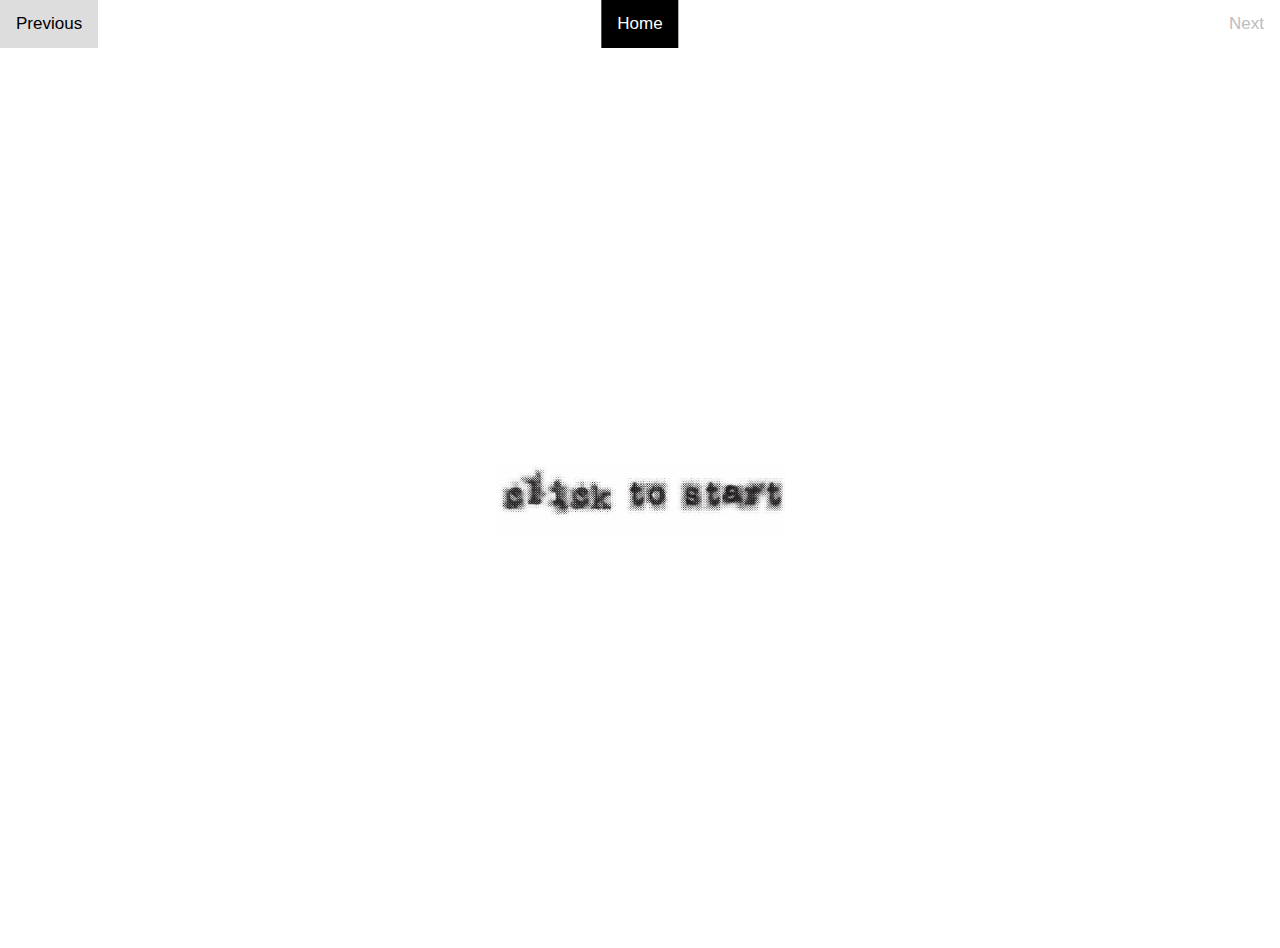
<file: index.html>
<!DOCTYPE html>
<html lang="en">
<head>
    <meta charset="UTF-8">
    <meta name="viewport" content="width=device-width, initial-scale=1.0">
    <title>Homepage</title>
    <link rel="stylesheet" href="CSS/style.css"> 
    <link rel="preconnect" href="https://fonts.googleapis.com">
    <link rel="preconnect" href="https://fonts.gstatic.com" crossorigin>
    <link href="https://fonts.googleapis.com/css2?family=Rajdhani&display=swap" rel="stylesheet">

</head>

<style>


    .rectangle .image11 {
    max-width: 80%;
    max-height: 80%;
    display: block;
    align-self: center;
    }



</style>

<body>
    <div class="topnav">

        <div class="topnav-centered">
          <a href="index.html" class="active">Home</a>
        </div>
        
     
        <a href="#news">Previous</a>
        <!-- <a href="#contact">Contact</a> -->
        

        <div class="topnav-right">
          <!-- <a href="page1.html">NEXT</a> -->
          <a href="page1.html">Next</a>
        </div>
        
      </div>

    <div class="container">
        <div class="square">
            <a href="page1.html">
            <img src="图片/5.png" alt="Image 1" class="image1">
        </a>
        </div>

        <div class="square">
            <a href="page2.html">
            <img src="图片/6.jpg" alt="Image 2" class="image2">
        </a>
        </div>
        
        <div class="square">
            <a href="page3.html">
            <img src="图片/7.jpg" alt="Image 3" class="image3">
        </a>
        </div>

        <div class="square">
            <a href="page4.html">
            <img src="图片/8.jpg" alt="Image 4" class="image4">
        </a>
        </div>
        
        <div class="square">
            <a href="page5.html">
            <img src="图片/9.jpg" alt="Image 5" class="image5">
        </a>
        </div>

        <div class="rectangle">
            <img src="图片/t1.jpg" alt="Image 11" class="image11">
    
        </div>

        <div class="square">
            <a href="page6.html">
            <img src="图片/5.1.jpg" alt="Image 5" class="image5">
        </a>
        </div>

        <div class="square">
            <a href="page9.html">
            <img src="图片/6.1.jpg" alt="Image 7" class="image7">
        </a>
        </div>

        <div class="square">
            <a href="page7.html">
            <img src="图片/7.1.jpg" alt="Image 8" class="image8">
        </a>
        </div>

        <div class="square">
            <a href="page8.html">
            <img src="图片/8.1.jpg" alt="Image 9" class="image9">
        </a>
        </div>

        <div class="square">
            <a href="page10.html">
            <img src="图片/9.1.jpg" alt="Image 10" class="image10">
    </a>
    </div>



</body>
</html>
</file>
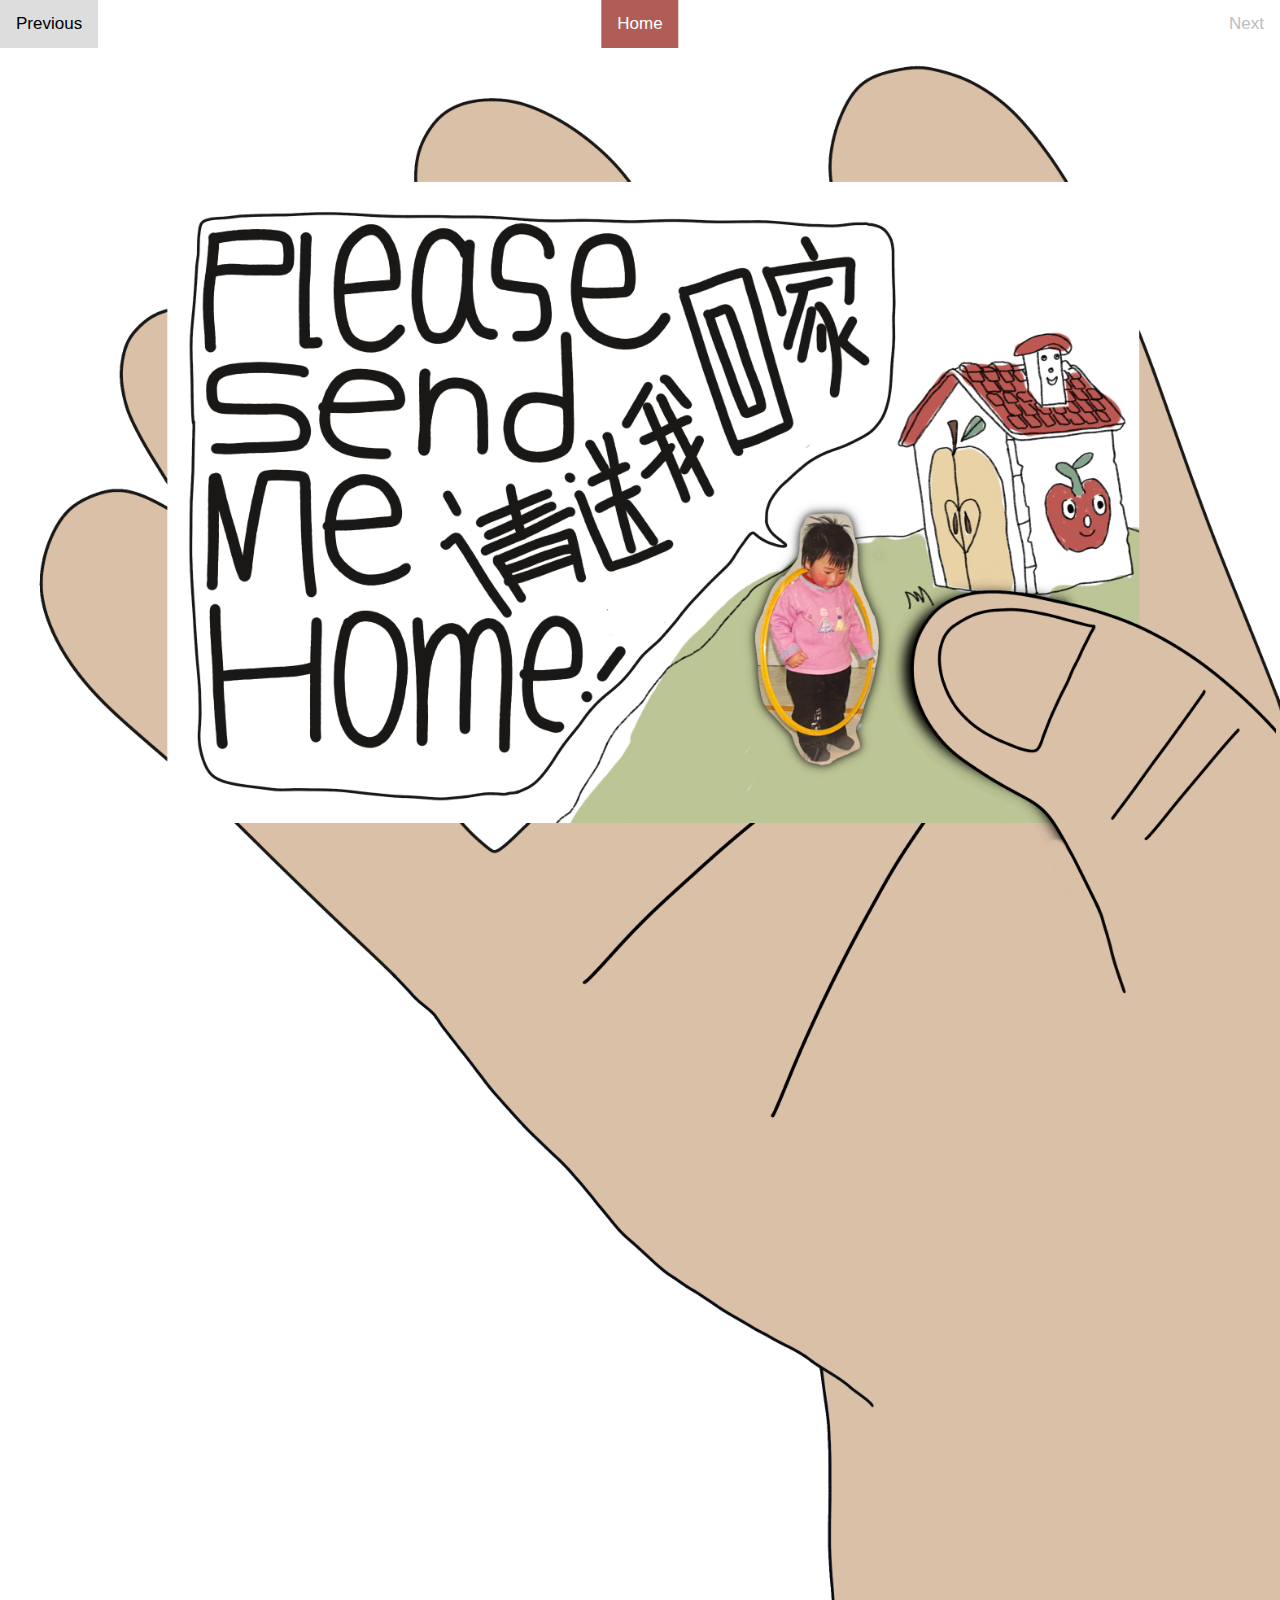
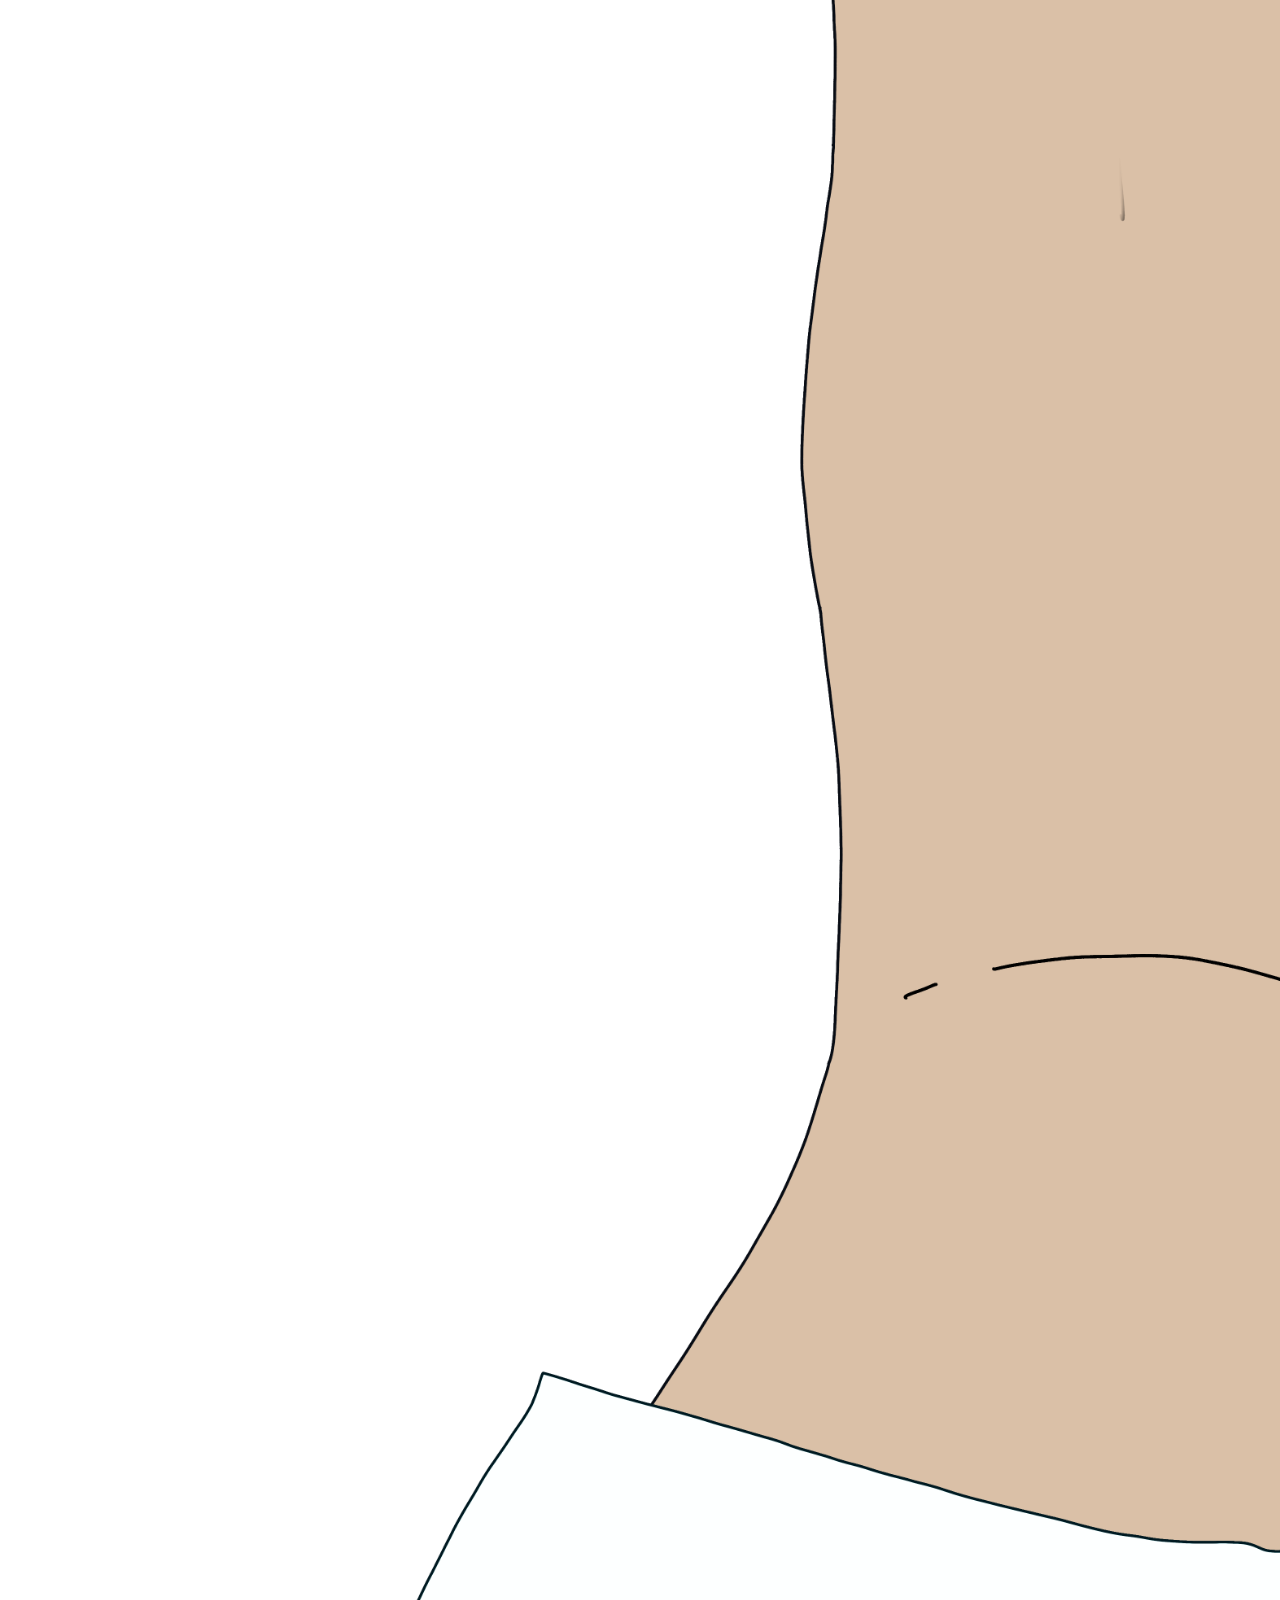
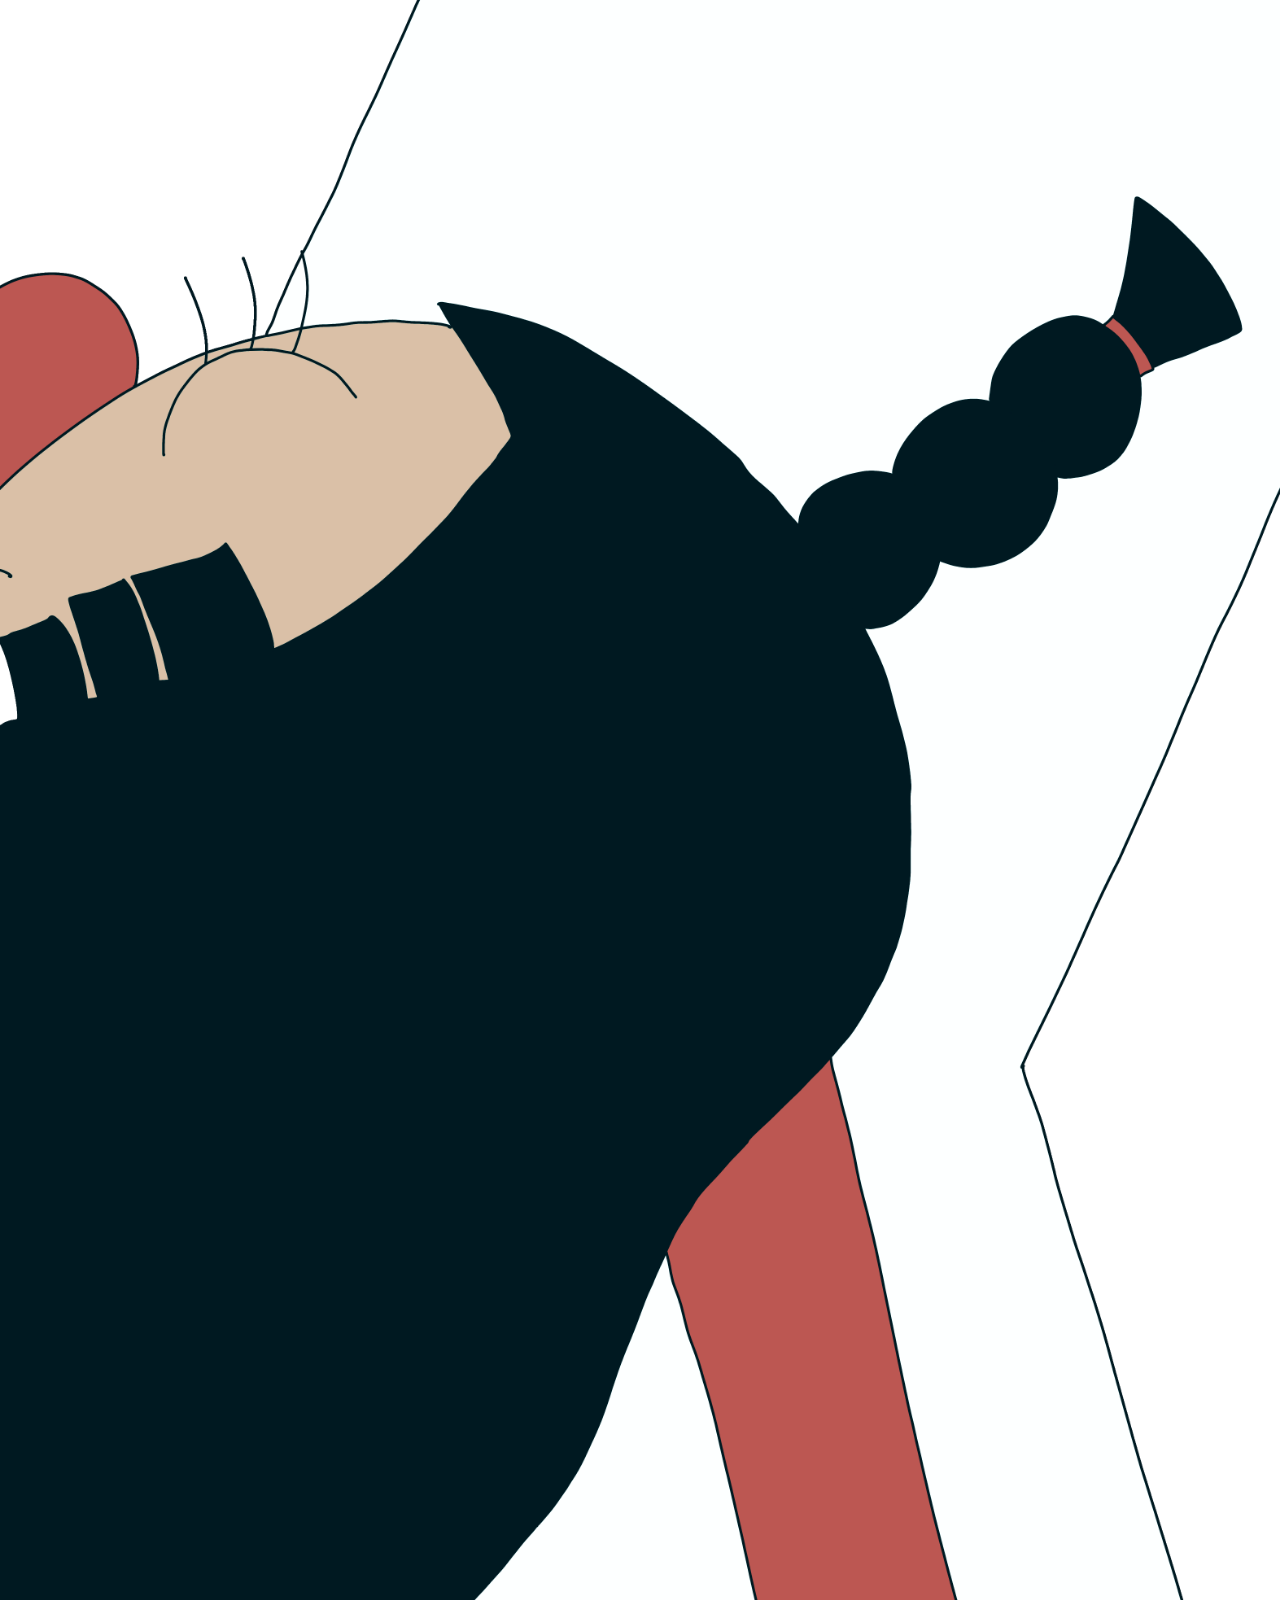
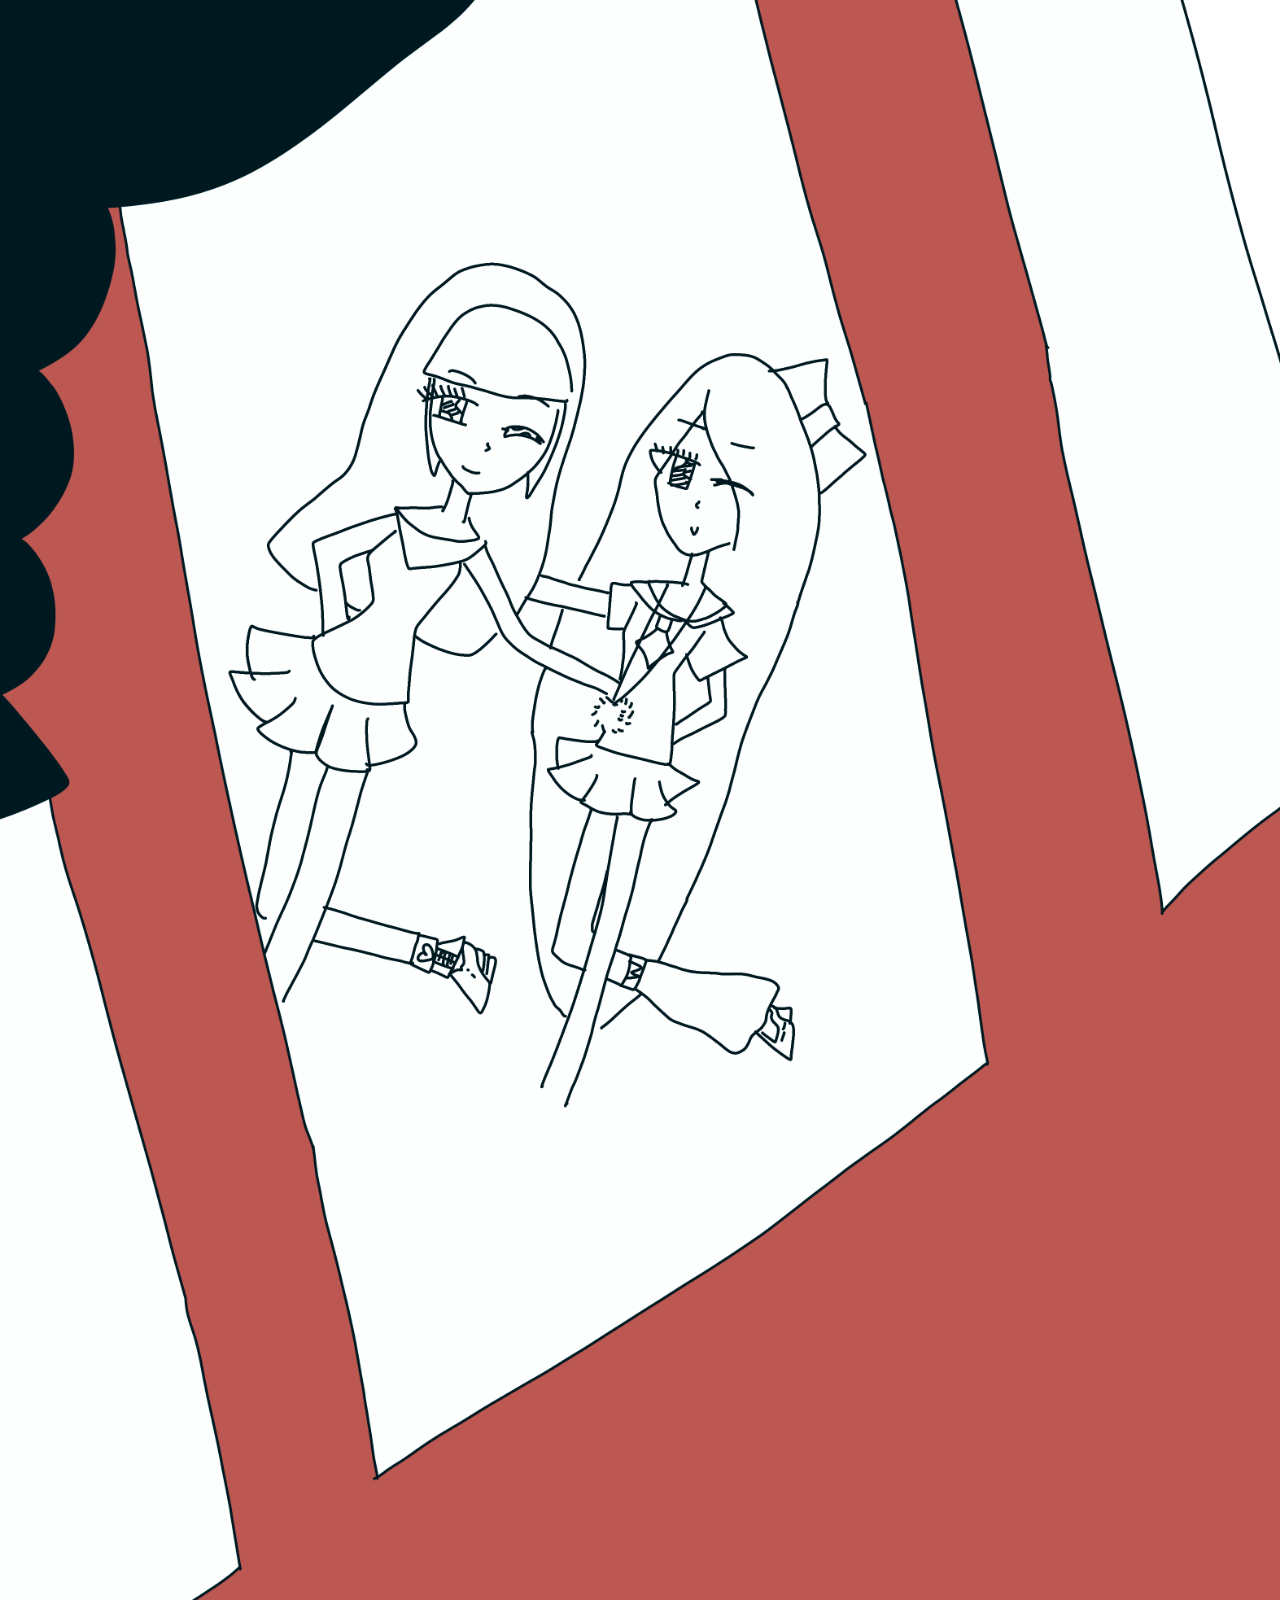
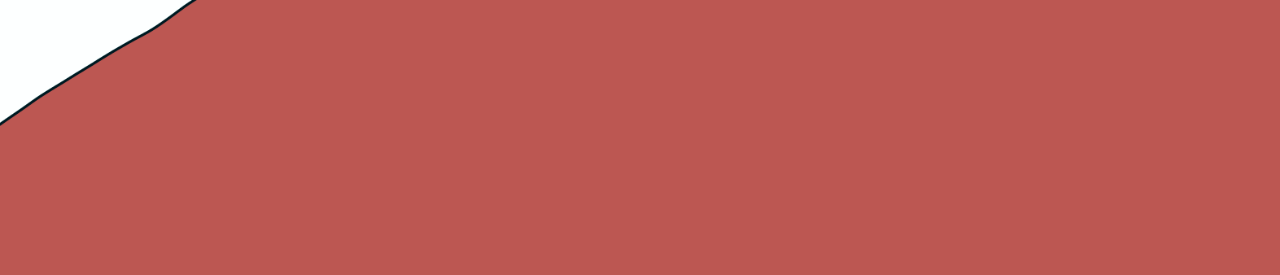
<file: page1.html>
<!DOCTYPE html>
<html lang="en">
<head>
    <meta charset="UTF-8">
    <meta name="viewport" content="width=device-width, initial-scale=1.0">
    <title></title>
    <link rel="stylesheet" href="CSS/style1.css"> 



</head>

<style>
    
    /* .image-container:hover {
            cursor: url('图片/3.png'), auto;
        } */

        .image-container:hover img {
            content: url('图片/1.png'); 
            /* transform: translateY(60px); */
}
        


</style>

<body>
    
    <!-- <a href="index.html">HOME</a> -->
    
    <div class="content">
        <div class="image-container">
            <a href="page2.html">
                <img src="图片/2.png">
            </a>
        </div>
    </div>

  

    <!-- <div class="text-container">之前写的字
    <p class="animated-text">It appears that everything began with a quaint little home sporting a crimson roof. </p>
    <p class="animated-text">So, please approach the front door, and I'll commence from the very outset.</p>
    </div> -->

    <!-- <div id="mySidenav" class="sidenav">灰块块
        <a href="index.html" id="about">HOME</a>
        <a href="page2.html" id="blog">NEXT</a>
        <a href="#" id="projects">Projects</a>
        <a href="#" id="contact">Contact</a>
        <a href="#" id="xx">XX</a>
      </div> -->
      
      <!-- <div style="margin-left:80px;">
        <h2>Hoverable Sidenav Buttons</h2>
        <p>Hover over the buttons in the left side navigation to open them.</p>
      </div> -->

      <div class="topnav">

        <div class="topnav-centered">
          <a href="index.html" class="active">Home</a>
        </div>
        
     
        <a href="index.html">Previous</a>
        <!-- <a href="#contact">Contact</a> -->
        

        <div class="topnav-right">
          <!-- <a href="page1.html">NEXT</a> -->
          <a href="page2.html">Next</a>
        </div>
        

</body>
    
</html>
</file>
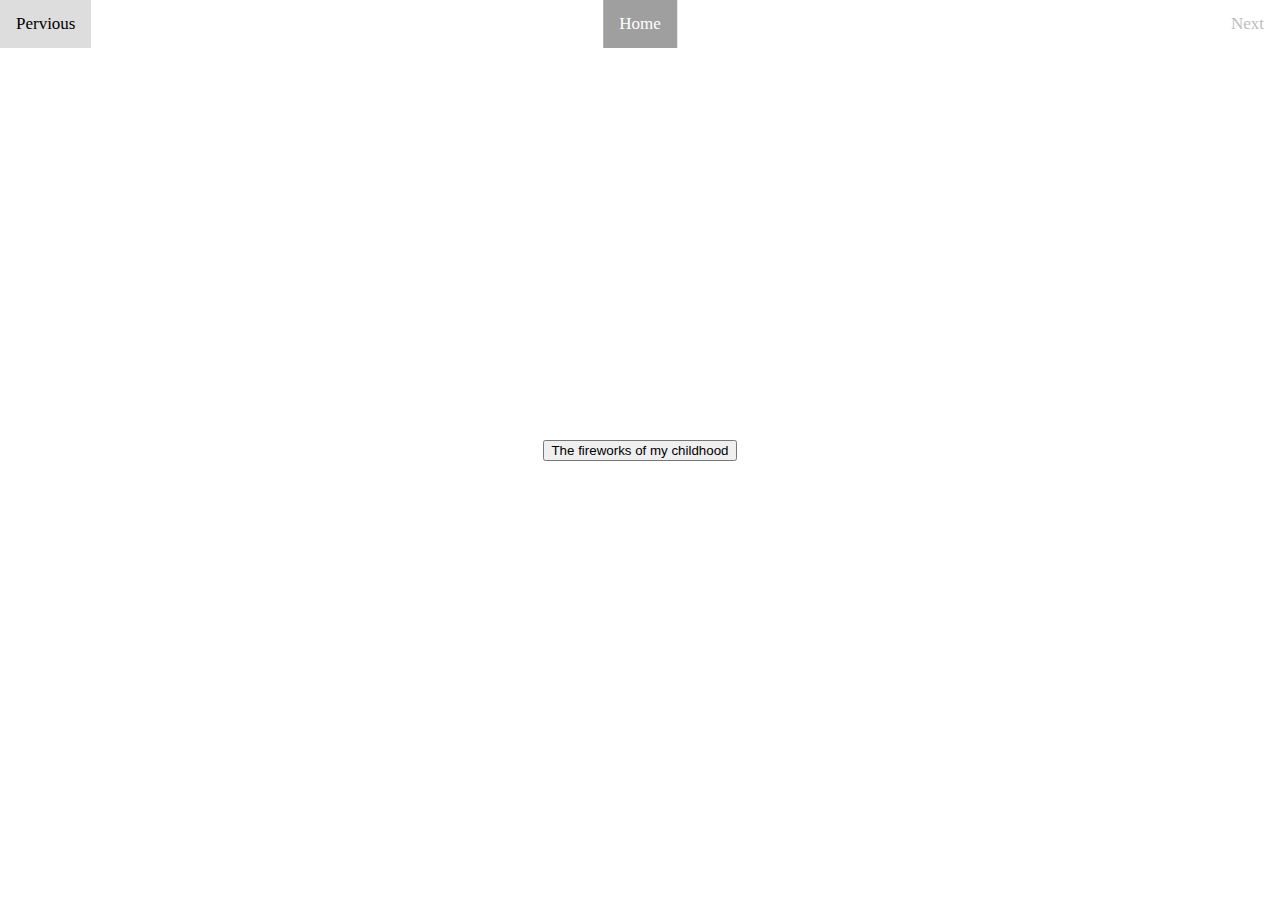
<file: page10.html>
<!DOCTYPE html>
<html lang="en">
<head>
    <meta charset="UTF-8">
    <meta name="viewport" content="width=device-width, initial-scale=1.0">
    <title>Document</title>
    <link rel="stylesheet" href="CSS/style10.css"> 
    <style>
        body, html {
            height: 100%;
            margin: 0;
            display: flex;
            justify-content: center;
            align-items: center;
        }
        #videoPlayer {
            display: none; 
        }
    </style>
</head>
<body>

    <div class="topnav">
        <div class="topnav-centered">
          <a href="index.html" class="active">Home</a>
        </div>
    
        <a href="page9.html">Pervious</a>
        
        <div class="topnav-right">
         <a href="index.html">Next</a>
        </div>
    </div>

    <button id="showVideo">The fireworks of my childhood</button>
    <video id="videoPlayer" width="320" height="240" loop muted>
        <source src="图片/IMG_4323 2.mp4" type="video/mp4">
    </video>

    <script>
        var videoPlayer = document.getElementById('videoPlayer');
        var button = document.getElementById('showVideo');

        var videos = ['图片/IMG_4323 2.mp4', '图片/vv2.mov', '图片/vv3.mov'];
        var currentVideoIndex = 0;

        button.addEventListener('click', function() {
            videoPlayer.style.display = 'block';
            button.style.display = 'none'; 
            videoPlayer.play(); 
        });

        videoPlayer.addEventListener('click', function() {
            currentVideoIndex = (currentVideoIndex + 1) % videos.length;
            videoPlayer.setAttribute('src', videos[currentVideoIndex]);
            videoPlayer.play();
        });
    </script>
</file>
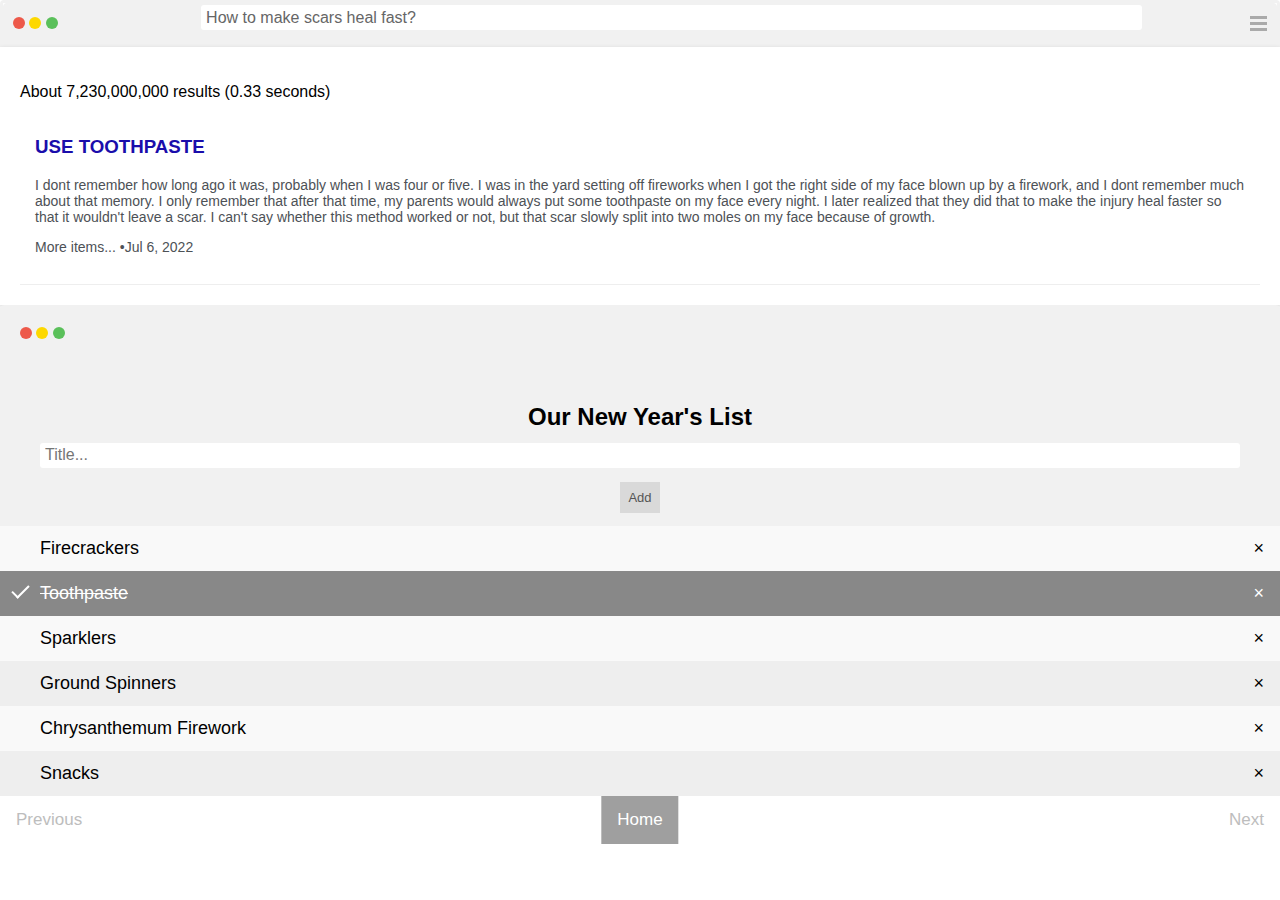
<file: page5.html>
<!DOCTYPE html>
<html lang="en">
<head>
    <meta charset="UTF-8">
    <meta name="viewport" content="width=device-width, initial-scale=1.0">
    <title>Document</title>
    <link rel="stylesheet" href="CSS/style5.css"> 
</head>
<body>
  <div class="container">
    <div class="row">
        <div class="column left">
            <span class="dot" style="background:#ED594A;"></span>
            <span class="dot" style="background:#FDD800;"></span>
            <span class="dot" style="background:#5AC05A;"></span>
        </div>
        <div class="column middle">
            <input type="text" value="How to make scars heal fast?">
        </div>
        <div class="column right">
            <div style="float:right">
                <span class="bar"></span>
                <span class="bar"></span>
                <span class="bar"></span>
            </div>
        </div>
    </div>
      <!-- <div class="content">
        <div class="vertical-center">
          <p id="demo"></p>
            <button onclick="typeWriter()">Click me</button>
        </div> -->
    </div>

 <div class="content">
          <p>About 7,230,000,000 results (0.33 seconds)</p>
          <div class="result-item">
              <h3>USE TOOTHPASTE</h3>
              <p>I dont remember how long ago it was, probably when I was four or five. I was in the yard setting off fireworks when I got the right side of my face blown up by a firework, and I dont remember much about that memory. I only remember that after that time, my parents would always put some toothpaste on my face every night. I later realized that they did that to make the injury heal faster so that it wouldn't leave a scar. I can't say whether this method worked or not, but that scar slowly split into two moles on my face because of growth.</p>
              <p>More items... •Jul 6, 2022</p>
          </div>
  </div>
</div>

    
    <!-- <script>
var i = 0;
var txt = 'I dont remember how long ago it was, probably when I was four or five. I was in the yard setting off fireworks when I got the right side of my face blown up by a firework, and I dont remember much about that memory. I only remember that after that time, my parents would always put some toothpaste on my face every night. I later realized that they did that to make the injury heal faster so that it wouldnt leave a scar. I cant say whether this method worked or not, but that scar slowly split into two moles on my face because of growth.';
var speed = 70; // 每个字符的显示速度

function typeWriter() {
    if (i < txt.length) {
        document.getElementById("demo").innerHTML += txt.charAt(i);
        i++;
        setTimeout(typeWriter, speed);
    }
}
</script>  -->


<div class="spacer"></div>

<div class="top2">
  <span class="dot2" style="background:#ED594A;"></span>
  <span class="dot2" style="background:#FDD800;"></span>
  <span class="dot2" style="background:#5AC05A;"></span>
</div>

<div id="myDIV" class="header">
    <h2 style="margin:20px">Our New Year's List</h2>
    <input type="text" id="myInput" placeholder="Title...">
    <span onclick="newElement()" class="addBtn">Add</span>
  </div>
  
  <ul id="myUL">
    <li>Firecrackers</li>
    <li class="checked">Toothpaste</li>
    <li>Sparklers</li>
    <li>Ground Spinners</li>
    <li>Chrysanthemum Firework</li>
    <li>Snacks</li>
  </ul>
</div>
  
  <script>
  // Create a "close" button and append it to each list item
  var myNodelist = document.getElementsByTagName("LI");
for (var j = 0; j < myNodelist.length; j++) { 
    var span = document.createElement("SPAN");
    var txt = document.createTextNode("\u00D7");
    span.className = "close";
    span.appendChild(txt);
    myNodelist[j].appendChild(span); 
}
  
  // Click on a close button to hide the current list item
  var close = document.getElementsByClassName("close");
for (var k = 0; k < close.length; k++) { 
    close[k].onclick = function() {
        var div = this.parentElement;
        div.style.display = "none";
    }
}
  
  // Add a "checked" symbol when clicking on a list item
  var list = document.querySelector('ul');
list.addEventListener('click', function(ev) {
    if (ev.target.tagName === 'LI') {
        ev.target.classList.toggle('checked');
    }
}, false);

  
  // Create a new list item when clicking on the "Add" button
  function newElement() {
    var li = document.createElement("li");
    var inputValue = document.getElementById("myInput").value;
    var t = document.createTextNode(inputValue);
    li.appendChild(t);
    if (inputValue === '') {
        alert("You must write something!");
    } else {
        document.getElementById("myUL").appendChild(li);
    }
    document.getElementById("myInput").value = "";

    for (var m = 0; m < close.length; m++) { 
        close[m].onclick = function() {
            var div = this.parentElement;
            div.style.display = "none";
        }
    }
}
  </script>


<div class="topnav">

    <div class="topnav-centered">
      <a href="index.html" class="active">Home</a>
    </div>
    
 
    <a href="page4.html">Previous</a>
    

    <div class="topnav-right">
      <a href="page6.html">Next</a>
    </div>
      
</body>
</html>
</file>
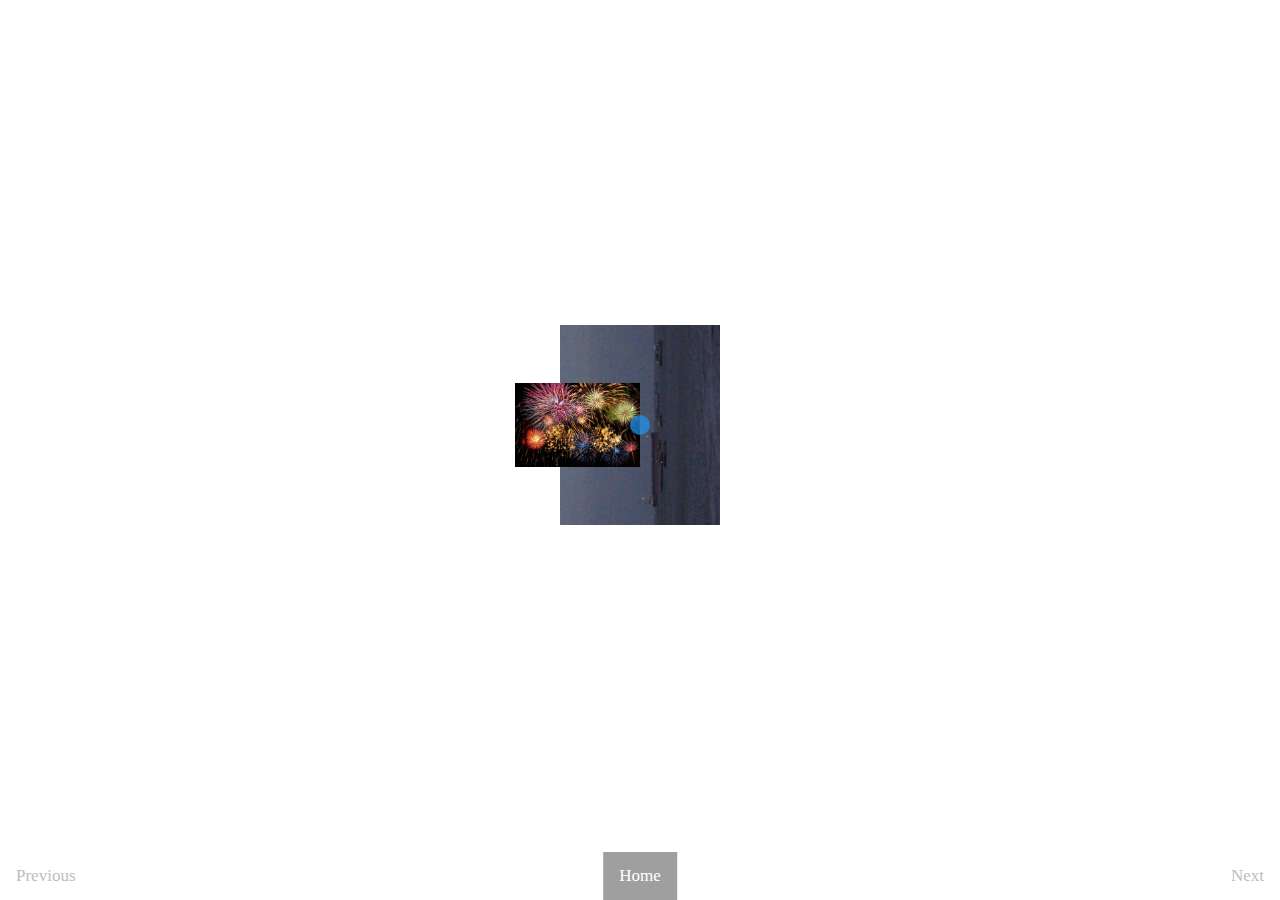
<file: page7.html>
<!DOCTYPE html>
<html lang="en">
<head>
    <meta charset="UTF-8">
    <meta name="viewport" content="width=device-width, initial-scale=1.0">
    <title>Document</title>
    <link rel="stylesheet" href="CSS/style7.css"> 

</head>
<body>

    <div class="img-comp-container">
        <div class="img-comp-img">
          <img src="图片/aa1.jpg" width="300" height="200">
        </div>
        <div class="img-comp-img img-comp-overlay">
          <img src="图片/222.jpg" width="300" height="200">
        </div>
      </div>

      <div class="topnav">

        <div class="topnav-centered">
          <a href="index.html" class="active">Home</a>
        </div>
        <a href="page9.html">Previous</a>

        <div class="topnav-right">
        <a href="page8.html">Next</a>
        </div>
        
        <script>
            function initComparisons() {
              var x, i;
              /*find all elements with an "overlay" class:*/
              x = document.getElementsByClassName("img-comp-overlay");
              for (i = 0; i < x.length; i++) {
                /*once for each "overlay" element:
                pass the "overlay" element as a parameter when executing the compareImages function:*/
                compareImages(x[i]);
              }
              function compareImages(img) {
                var slider, img, clicked = 0, w, h;
                /*get the width and height of the img element*/
                w = img.offsetWidth;
                h = img.offsetHeight;
                /*set the width of the img element to 50%:*/
                img.style.width = (w / 2) + "px";
                /*create slider:*/
                slider = document.createElement("DIV");
                slider.setAttribute("class", "img-comp-slider");
                /*insert slider*/
                img.parentElement.insertBefore(slider, img);
                /*position the slider in the middle:*/
                slider.style.top = (h / 2) - (slider.offsetHeight / 2) + "px";
                slider.style.left = (w / 2) - (slider.offsetWidth / 2) + "px";
                /*execute a function when the mouse button is pressed:*/
                slider.addEventListener("mousedown", slideReady);
                /*and another function when the mouse button is released:*/
                window.addEventListener("mouseup", slideFinish);
                /*or touched (for touch screens:*/
                slider.addEventListener("touchstart", slideReady);
                /*and released (for touch screens:*/
                window.addEventListener("touchend", slideFinish);
                function slideReady(e) {
                  /*prevent any other actions that may occur when moving over the image:*/
                  e.preventDefault();
                  /*the slider is now clicked and ready to move:*/
                  clicked = 1;
                  /*execute a function when the slider is moved:*/
                  window.addEventListener("mousemove", slideMove);
                  window.addEventListener("touchmove", slideMove);
                }
                function slideFinish() {
                  /*the slider is no longer clicked:*/
                  clicked = 0;
                }
                function slideMove(e) {
                  var pos;
                  /*if the slider is no longer clicked, exit this function:*/
                  if (clicked == 0) return false;
                  /*get the cursor's x position:*/
                  pos = getCursorPos(e)
                  /*prevent the slider from being positioned outside the image:*/
                  if (pos < 0) pos = 0;
                  if (pos > w) pos = w;
                  /*execute a function that will resize the overlay image according to the cursor:*/
                  slide(pos);
                }
                function getCursorPos(e) {
                  var a, x = 0;
                  e = (e.changedTouches) ? e.changedTouches[0] : e;
                  /*get the x positions of the image:*/
                  a = img.getBoundingClientRect();
                  /*calculate the cursor's x coordinate, relative to the image:*/
                  x = e.pageX - a.left;
                  /*consider any page scrolling:*/
                  x = x - window.pageXOffset;
                  return x;
                }
                function slide(x) {
                  /*resize the image:*/
                  img.style.width = x + "px";
                  /*position the slider:*/
                  slider.style.left = img.offsetWidth - (slider.offsetWidth / 2) + "px";
                }
              }
            }
            </script>


<script>
/*Execute a function that will execute an image compare function for each element with the img-comp-overlay class:*/
initComparisons();
</script>

</body>
</html>
</file>
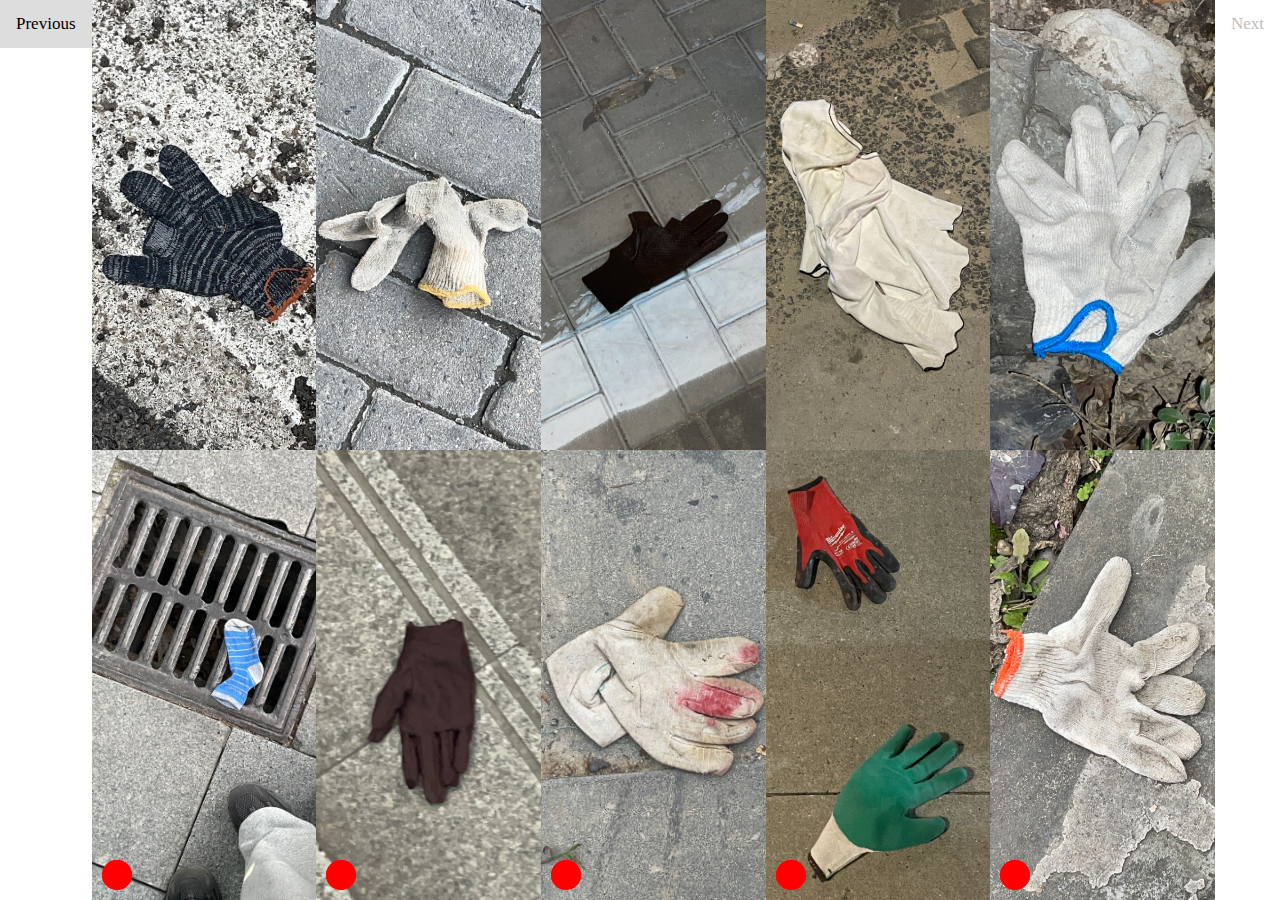
<file: page8.html>
<!DOCTYPE html>
<html lang="en">
<head>
    <meta charset="UTF-8">
    <meta name="viewport" content="width=device-width, initial-scale=1.0">
    <title>Document</title>
    <link rel="stylesheet" href="CSS/style8.css"> 
</head>
<body>
    <div class="topnav">

        <div class="topnav-centered">
          <a href="index.html" class="active">Home</a>
        </div>
        
     
        <a href="page7.html">Previous</a>
        
    
        <div class="topnav-right">
          <a href="page10.html">Next</a>
        </div>

    <div class="grid-container">
        <div class="grid-item grid1" style="background-image: url('图片/b1.jpg');"></div>
        <div class="grid-item grid2" style="background-image: url('图片/b2.jpg');"></div>
        <div class="grid-item grid3" style="background-image: url('图片/b3.JPG');"></div>
        <div class="grid-item grid4" style="background-image: url('图片/b4.JPG');"></div>
        <div class="grid-item grid5" style="background-image: url('图片/b5.jpg');"></div>
        <div class="grid-item grid6" style="background-image: url('图片/b6.JPG');"></div>
        <div class="grid-item grid4" style="background-image: url('图片/b7.JPG');"></div>
        <div class="grid-item grid5" style="background-image: url('图片/b8.jpg');"></div>
        <div class="grid-item grid6" style="background-image: url('图片/b9.jpg');"></div>
        <div class="grid-item grid6" style="background-image: url('图片/b10.jpg');"></div>

        <div class="grid-item grid1">
            <button class="story-btn"></button>
          </div>
          <div class="grid-item grid2">
            <button class="story-btn"></button>
          </div>
          <div class="grid-item grid3">
            <button class="story-btn"></button>
          </div>
          <div class="grid-item grid4">
            <button class="story-btn"></button>
          </div>
          <div class="grid-item grid5">
            <button class="story-btn"></button>
          </div>
          <div class="grid-item grid6">
            <button class="story-btn"></button>
          </div>
          <div class="grid-item grid7">
            <button class="story-btn"></button>
          </div>
          <div class="grid-item grid8">
            <button class="story-btn"></button>
          </div>
          <div class="grid-item grid9">
            <button class="story-btn"></button>
          </div>
          <div class="grid-item grid10">
            <button class="story-btn"></button>
          </div>


          <script>
            document.querySelectorAll('.story-btn').forEach(function(btn) {
  btn.addEventListener('click', function() {
    var modal = document.createElement('div');
    modal.classList.add('story-modal');

    // 添加故事内容
    modal.innerHTML = '<div class="loader"></div>';

    // 添加关闭按钮
    var closeButton = document.createElement('button');
    closeButton.innerText = 'Close';
    closeButton.addEventListener('click', function() {
      modal.style.display = 'none';
    });

    modal.appendChild(closeButton);

    document.body.appendChild(modal);

    // 显示故事
    modal.style.display = 'block';
  });
});
          </script>


</body>
</html>
</file>
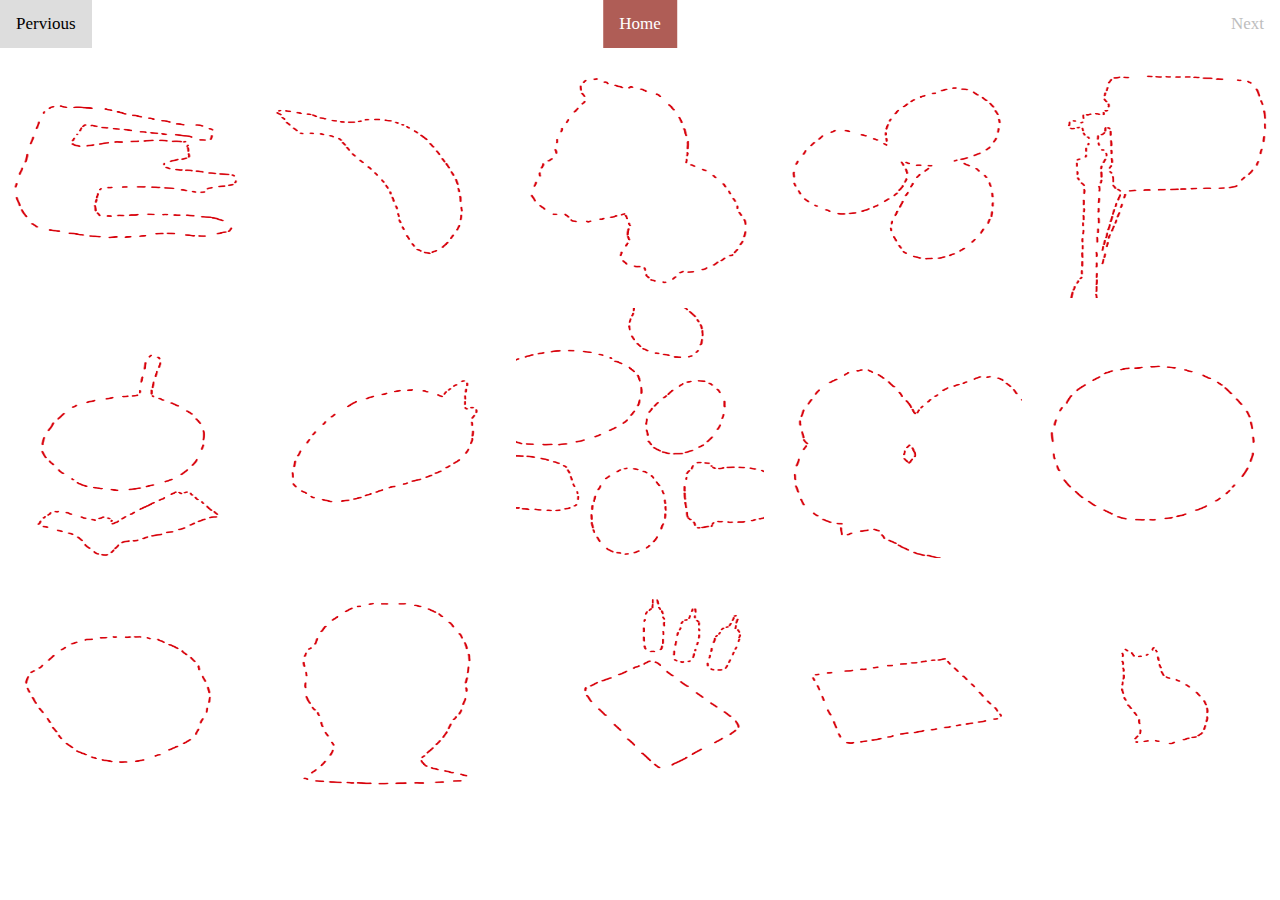
<file: page9.html>
<!DOCTYPE html>
<html>
<head>
    <meta charset="UTF-8">
    <meta name="viewport" content="width=device-width, initial-scale=1.0">
    <title>Document</title>
    <link rel="stylesheet" href="CSS/style9.css"> 
</head>
<body>
    <div class="topnav">
        <!-- Centered link -->
        <div class="topnav-centered">
          <a href="index.html" class="active">Home</a>
        </div>
        
    
        <a href="page6.html">Pervious</a>
        
       
        <div class="topnav-right">
         <a href="page7.html">Next</a>
        </div>
        
      </div>

    <div class="grid-container">
        <div class="image-container">
            <img src="图片/55b.png" class="base-image">
            <img src="图片/55.png" class="hover-image">
        </div>
      
        <div class="image-container">
            <img src="图片/45b.png" class="base-image">
            <img src="图片/45.png" class="hover-image">
        </div>

        <div class="image-container">
            <img src="图片/46b.png" class="base-image">
            <img src="图片/46.png" class="hover-image">
        </div>

        <div class="image-container">
            <img src="图片/47b.png" class="base-image">
            <img src="图片/47.png" class="hover-image">
        </div>

        <div class="image-container">
            <img src="图片/48b.png" class="base-image">
            <img src="图片/48.png" class="hover-image">
        </div>

        <div class="image-container">
            <img src="图片/49b.png" class="base-image">
            <img src="图片/49.png" class="hover-image">
        </div>

        <div class="image-container">
            <img src="图片/51b.png" class="base-image">
            <img src="图片/50.png" class="hover-image">
        </div>

        <div class="image-container">
            <img src="图片/53b.png" class="base-image">
            <img src="图片/53.png" class="hover-image">
        </div>

        <div class="image-container">
            <img src="图片/52b.png" class="base-image">
            <img src="图片/52.png" class="hover-image">
        </div>

        <div class="image-container">
            <img src="图片/54b.png" class="base-image">
            <img src="图片/54.png" class="hover-image">
        </div>

        <div class="image-container">
            <img src="图片/40b.png" class="base-image">
            <img src="图片/40.png" class="hover-image">
        </div>

        <div class="image-container">
            <img src="图片/41b.png" class="base-image">
            <img src="图片/41.png" class="hover-image">
        </div>

        <div class="image-container">
            <img src="图片/42b.png" class="base-image">
            <img src="图片/42.png" class="hover-image">
        </div>
    

        <div class="image-container">
            <img src="图片/43b.png" class="base-image">
            <img src="图片/43.png" class="hover-image">
        </div>

        <div class="image-container">
            <img src="图片/44b.png" class="base-image">
            <img src="图片/44.png" class="hover-image">
        </div>
</body>
</html>
</file>
<file: CSS/style.css>
body {
    background-color: rgb(255, 255, 255);
    margin: 0;
    overflow: hidden;
}
body {
    margin: 0;
    font-family: Arial, Helvetica, sans-serif;
  }
  
  .topnav {
    position: relative;
    overflow: hidden;
    background-color: #ffffff;
  }
  
  .topnav a {
    float: left;
    color: #bdbdbd;
    text-align: center;
    padding: 14px 16px;
    text-decoration: none;
    font-size: 17px;
  }
  
  .topnav a:hover {
    background-color: #ddd;
    color: black;
  }
  
  .topnav a.active {
    background-color:rgb(0, 0, 0);
    color: white;
  }
  
  .topnav-centered a {
    float: none;
    position: absolute;
    top: 50%;
    left: 50%;
    transform: translate(-50%, -50%);
  }
  
  .topnav-right {
    float: right;
  }
  
  /* Responsive navigation menu (for mobile devices) */
  @media screen and (max-width: 600px) {
    .topnav a, .topnav-right {
      float: none;
      display: block;
    }
    
    .topnav-centered a {
      position: relative;
      top: 0;
      left: 0;
      transform: none;
    }
  }




  

.container {
    display: flex;
    flex-wrap: wrap;
    justify-content: space-evenly;
    align-content: space-evenly;
    height: 100vh;
}

.square {
    width: calc(20% - 20px); 
    /* height: 250px; */
    height: 250px;
    background-color: rgb(255, 255, 255);
    display: flex;
    flex-direction: column;
    align-items: center;
    justify-content: center;
    margin: 5px;
    cursor: pointer;
    transform: translateY(-20px)
}

.image1 {
    max-width: 250px;
    max-height: 250px;
    display: none;
}

.image2 {
    max-width: 250px;
    max-height: 250px;
    display: none;
}

.image3 {
    max-width: 250px;
    max-height: 250px;
    display: none;
}
.image4 {
    max-width: 250px;
    max-height: 250px;
    display: none;
}
.image5 {
    max-width: 250px;
    max-height: 250px;
    display: none;
}
.image6 {
    max-width: 250px;
    max-height: 250px;
    display: none;
}
.image7 {
    max-width: 250px;
    max-height: 250px;
    display: none;
}
.image8 {
    max-width: 250px;
    max-height: 250px;
    display: none;
}
.image9 {
    max-width: 250px;
    max-height: 250px;
    display: none;
}
.image10 {
    max-width: 250px;
    max-height: 250px;
    display: none;
}

.square:hover .image1,
.square:hover .image2,
.square:hover .image3,
.square:hover .image4,
.square:hover .image5,
.square:hover .image6,
.square:hover .image7, 
.square:hover .image8,
.square:hover .image9,
.square:hover .image10 {
    display: block;
}

.rectangle {
    width: calc(100% - 10px);
            height: 90px;
            background-color: rgb(255, 255, 255);
            display: flex;
            flex-direction: column;
            align-items: center;
            justify-content: center;
            margin: 5px;
            cursor: pointer;
}

.square:hover .rectangle {
    display: none;
}
</file>
<file: CSS/style1.css>
body {
        background-color: #ffffff;
    }


        /* .image-container {
           
         top: 100px;
         left: 0;
         width: 80%; 
         height: 100%;
         overflow: hidden;

        
        }  */

        .image-container img {
          position: absolute;
          top: 50px;
          right: 0;
          bottom: 0; 
          width: 100%; 
          height: auto;
        }
       
        body {
          margin: 0;
          font-family: Arial, Helvetica, sans-serif;
        }
        
        .topnav {
          position: relative;
          overflow: hidden;
          background-color: #ffffff;
        }
        
        .topnav a {
          float: left;
          color: #bdbdbd;
          text-align: center;
          padding: 14px 16px;
          text-decoration: none;
          font-size: 17px;
        }
        
        .topnav a:hover {
          background-color: #ddd;
          color: black;
        }
        
        .topnav a.active {
          background-color:#af5d56;
          color: white;
        }
        
        .topnav-centered a {
          float: none;
          position: absolute;
          top: 50%;
          left: 50%;
          transform: translate(-50%, -50%);
        }
        
        .topnav-right {
          float: right;
        }
        
        /* Responsive navigation menu (for mobile devices) */
        @media screen and (max-width: 600px) {
          .topnav a, .topnav-right {
            float: none;
            display: block;
          }
          
          .topnav-centered a {
            position: relative;
            top: 0;
            left: 0;
            transform: none;
          }
        }
</file>
<file: CSS/style10.css>
.topnav {
    position: fixed; /* 修改为 fixed 以固定在页面顶部 */
    top: 0; /* 确保它位于顶部 */
    width: 100%; /* 让它横跨整个屏幕宽度 */
    overflow: hidden;
    background-color: #ffffff;
    z-index: 1000; /* 确保它在页面其他元素的上方 */
}
  
  .topnav a {
    float: left;
    color: #bdbdbd;
    text-align: center;
    padding: 14px 16px;
    text-decoration: none;
    font-size: 17px;
  }
  
  .topnav a:hover {
    background-color: #ddd;
    color: black;
  }
  
  .topnav a.active {
    background-color:rgb(159, 159, 159);
    color: white;
  }
  
  .topnav-centered a {
    float: none;
    position: absolute;
    top: 50%;
    left: 50%;
    transform: translate(-50%, -50%);
  }
  
  .topnav-right {
    float: right;
  }
  
  /* Responsive navigation menu (for mobile devices) */
  @media screen and (max-width: 600px) {
    .topnav a, .topnav-right {
      float: none;
      display: block;
    }
    
    .topnav-centered a {
      position: relative;
      top: 0;
      left: 0;
      transform: none;
    }
  }
</file>
<file: CSS/style5.css>
body {
  font-family: Arial, sans-serif;
  margin: 0;
  min-width: 250px;
}

  
  * {
    box-sizing: border-box;
  }
  
  /* The browser window */
  .container {
    border: 3px solid #f1f1f1;
    border-top-left-radius: 4px;
    border-top-right-radius: 4px;
  }
  
  /* Container for columns and the top "toolbar" */
  .row {
    padding: 10px;
    background: #f1f1f1;
    border-top-left-radius: 4px;
    border-top-right-radius: 4px;
  }
  
  /* Create three unequal columns that floats next to each other */
  .column {
    float: left;
  }
  
  .left {
    width: 15%;
  }
  
  .right {
    width: 10%;
  }
  
  .middle {
    width: 75%;
    top: 7%;
  }
  
  /* Clear floats after the columns */
  .row:after {
    content: "";
    display: table;
    clear: both;
  }
  
  /* Three dots */
  .dot {
    margin-top: 4px;
    height: 12px;
    width: 12px;
    background-color: #bbb;
    border-radius: 50%;
    display: inline-block;
  }

  
  /* Style the input field */
  input[type=text] {
    width: 100%;
    border-radius: 3px;
    border: none;
    background-color: white;
    margin-top: -8px;
    height: 25px;
    color: #666;
    padding: 5px;
  }
  
  /* Three bars (hamburger menu) */
  .bar {
    width: 17px;
    height: 3px;
    background-color: #aaa;
    margin: 3px 0;
    display: block;
  }
  

  .content {
    padding: 20px;
    background: #fff;
    box-shadow: 0 2px 5px rgba(0,0,0,0.2);
}


.result-item {
    margin-top: 20px;
    padding: 15px;
    border-bottom: 1px solid #eee;
}

.result-item h3 {
    color: #1a0dab;
    margin-top: 0;
}

.result-item p {
    color: #4d5156;
    font-size: 14px;
}


.spacer, .container2, .vertical-center, .text-container {
    display: none; 
}

  .container2 { 
    height: 200px;
    position: relative;
  }
  
  .vertical-center {
    z-index: 1000;
    position: absolute;
    top: 50%;
    transform: translateY(-50%);
}



  .text-container {
    margin: 20; 
    font-size: 9px;
  }

  .spacer {
    margin-top: 200px; 
}

  body {
    margin: 20;
    min-width: 250px;
  }
  
  * {
    box-sizing: border-box;
  }
  
  ul {
    margin: 0;
    padding: 0;
  }
  
  ul li {
    cursor: pointer;
    position: relative;
    padding: 12px 8px 12px 40px;
    list-style-type: none;
    background: #eee;
    font-size: 18px;
    transition: 0.2s;
    

    -webkit-user-select: none;
    -moz-user-select: none;
    -ms-user-select: none;
    user-select: none;
  }
  

  ul li:nth-child(odd) {
    background: #f9f9f9;
  }
  
  ul li:hover {
    background: #ddd;
  }
  
  
  ul li.checked {
    background: #888;
    color: #fff;
    text-decoration: line-through;
  }
  
 
  ul li.checked::before {
    content: '';
    position: absolute;
    border-color: #fff;
    border-style: solid;
    border-width: 0 2px 2px 0;
    top: 10px;
    left: 16px;
    transform: rotate(45deg);
    height: 15px;
    width: 7px;
  }

  .close {
    position: absolute;
    right: 0;
    top: 0;
    padding: 12px 16px 12px 16px;
  }
  
  .close:hover {
    background-color: #f1f1f1;
    color: white;
  }

 
  .header {
    background-color: #f1f1f1;
    padding: 40px 40px;
    color: rgb(0, 0, 0);
    text-align: center;
    position: relative;
    margin-top: -20px;
  }
  
 
  .header:after {
    content: "";
    display: table;
    clear: both;
  }
  
  .dot2 {
    height: 12px;
    width: 12px;
    background-color: #bbb;
    border-radius: 50%;
    display: inline-block;
    
  }

  .top2 {
    padding: 20px;
    background: #f1f1f1;
    border-top-left-radius: 4px;
    border-top-right-radius: 4px;
  }

 
  input {
    margin: 0;
    border: none;
    border-radius: 0;
    width: 75%;
    padding: 10px;
    float: left;
    font-size: 16px;
  }
  

  .addBtn {
    padding: 8px;
    width: 20%;
    background: #d9d9d9;
    color: #555;
    text-align: center;
    font-size: 13px;
    cursor: pointer;
    transition: 0.3s;
    border-radius: 0;
    position: relative;
    top: 20px;
  }
  
  .addBtn:hover {
    background-color: #bbb;
  }


  .topnav {
    position: relative;
    overflow: hidden;
    background-color: #ffffff;
  }
  
  .topnav a {
    float: left;
    color: #bdbdbd;
    text-align: center;
    padding: 14px 16px;
    text-decoration: none;
    font-size: 17px;
  }
  
  .topnav a:hover {
    background-color: #ddd;
    color: black;
  }
  
  .topnav a.active {
    background-color:rgb(159, 159, 159);
    color: white;
  }
  
  .topnav-centered a {
    float: none;
    position: absolute;
    top: 50%;
    left: 50%;
    transform: translate(-50%, -50%);
  }
  
  .topnav-right {
    float: right;
  }
  
  /* Responsive navigation menu (for mobile devices) */
  @media screen and (max-width: 600px) {
    .topnav a, .topnav-right {
      float: none;
      display: block;
    }
    
    .topnav-centered a {
      position: relative;
      top: 0;
      left: 0;
      transform: none;
    }
  }
</file>
<file: CSS/style7.css>
* {box-sizing: border-box;}

body {
  padding-bottom: 50px; /* 根据 .topnav 的高度调整 */
  /* 其他样式保持不变 */
}

body, html {
  margin: 0;
  height: 100%;
  overflow: hidden;
  display: flex;
  justify-content: center;
  align-items: center;
}

.img-comp-container {
  position: relative;
  width: 70vw; /* 视口宽度的 50% */
  height: 70vh; /* 视口高度的 50% */
  max-width: 250px; /* 图片原始宽度的 50% */
  max-height: 200px; /* 图片原始高度的 50% */
}

.img-comp-img, .img-comp-overlay {
  position: absolute;
  width: 100%;
  height: 100%;
  overflow: hidden;
}

.img-comp-img img, .img-comp-overlay img {
  width: 100%;
  height: 100%;
  object-fit: contain; /* 确保图片不失真 */
}

.img-comp-slider {
  position: absolute;
  z-index:9;
  cursor: ew-resize;
  /* 调整滑块大小 */
  width: 20px; /* 之前是 40px，现在缩小为 20px */
  height: 20px; /* 之前是 40px，现在缩小为 20px */
  background-color: #2196F3;
  opacity: 0.7;
  border-radius: 50%;
}


.topnav {
  position: fixed; /* 改为 fixed 以固定在屏幕底部 */
  bottom: 0; /* 置于底部 */
  left: 0; /* 从左侧开始 */
  width: 100%; /* 使其宽度与屏幕宽度一致 */
  overflow: hidden;
  background-color: #ffffff;
  z-index: 10; /* 确保它在页面其他内容之上 */
}

.topnav a {
  float: left;
  color: #bdbdbd;
  text-align: center;
  padding: 14px 16px;
  text-decoration: none;
  font-size: 17px;
}

.topnav a:hover {
  background-color: #ddd;
  color: black;
}

.topnav a.active {
  background-color:rgb(159, 159, 159);
  color: white;
}

.topnav-centered a {
  float: none;
  position: absolute;
  top: 50%;
  left: 50%;
  transform: translate(-50%, -50%);
}

.topnav-right {
  float: right;
}

/* Responsive navigation menu (for mobile devices) */
@media screen and (max-width: 600px) {
  .topnav a, .topnav-right {
    float: none;
    display: block;
  }
  
  .topnav-centered a {
    position: relative;
    top: 0;
    left: 0;
    transform: none;
  }
}
</file>
<file: CSS/style8.css>
body {
  margin: 0;
  padding: 0;
}


.grid-container {
  display: grid;
  grid-template-columns: repeat(5, 1fr); /* 5列，每列1份额 */
  grid-template-rows: repeat(2, 50vh); /* 2行，每行视口高度的50% */
  gap: 0;
  height: 100vh;
  margin: 0;
  padding: 0;
}


.grid-item {
  display: flex;
  justify-content: center;
  align-items: center;
  text-align: center;
  border: none; 
}

.grid1, .grid2, .grid3, .grid4, .grid5, .grid6, .grid7, .grid8, .grid9, .grid10 {
  background-size: cover;
}
  
.grid-item {
  position: relative; 
  display: flex;
  justify-content: center;
  align-items: center;
  text-align: center;
}

.story-btn {
  position: absolute;
  bottom: 10px; 
  left: 10px; 
  z-index: 10;
  background-color: red;
  color: white;
  border: none;
  border-radius: 50%;
  width: 30px;
  height: 30px;
  display: flex;
  justify-content: center;
  align-items: center;
  cursor: pointer;
}


.story-modal {
  display: flex;
  position: fixed;
  left: 50%;
  top: 50%;
  transform: translate(-50%, -50%);
  width: 300px;
  height: 400px;
  padding: 20px;
  box-shadow: 0 5px 15px rgba(0, 0, 0, 0.3);
  background-color: white;
  z-index: 100;
}

.loader {
  position: absolute;
  top: 30%;
  left: 28%;
  transform: translate(-50%, -50%);
  border: 16px solid #f3f3f3; /* Light grey */
  border-top: 16px solid #3498db; /* Blue */
  border-radius: 50%;
  width: 120px;
  height: 120px;
  animation: spin 2s linear infinite;
}

@keyframes spin {
  0% { transform: rotate(0deg); }
  100% { transform: rotate(360deg); }
}

.topnav {
  position: relative;
  overflow: hidden;
  background-color: #ffffff;
}

.topnav a {
  float: left;
  color: #bdbdbd;
  text-align: center;
  padding: 14px 16px;
  text-decoration: none;
  font-size: 17px;
}

.topnav a:hover {
  background-color: #ddd;
  color: black;
}

.topnav a.active {
  background-color:rgb(159, 159, 159);
  color: white;
}

.topnav-centered a {
  float: none;
  position: absolute;
  top: 50%;
  left: 50%;
  transform: translate(-50%, -50%);
}

.topnav-right {
  float: right;
}

/* Responsive navigation menu (for mobile devices) */
@media screen and (max-width: 600px) {
  .topnav a, .topnav-right {
    float: none;
    display: block;
  }
  
  .topnav-centered a {
    position: relative;
    top: 0;
    left: 0;
    transform: none;
  }
}
</file>
<file: CSS/style9.css>
body {
    margin: 0;
    padding: 0;
    background-color: white;
}

.grid-container {
    display: grid;
    grid-template-columns: repeat(5, 1fr); /* 例如，5列2行 */
    gap: 10px;
    /* 根据需要调整间距和布局 */
}

.image-container {
    position: relative;
    width: 100%; /* 或者指定固定宽度 */
    height: 250px; /* 根据实际情况调整 */
}

.image-container img {
    position: absolute;
    width: 100%;
    height: 100%;
    left: 0;
    top: 0;
    transition: opacity 0.3s ease;
}

.base-image {
    opacity: 1;
}

.hover-image {
    opacity: 0;
}

.image-container:hover .hover-image {
    opacity: 1;
}

.image-container:hover .base-image {
    opacity: 0;
}

.topnav {
    position: relative;
    overflow: hidden;
    background-color: #ffffff;
  }

  
  
  .topnav a {
    float: left;
    color: #bdbdbd;
    text-align: center;
    padding: 14px 16px;
    text-decoration: none;
    font-size: 17px;
  }
  
  .topnav a:hover {
    background-color: #ddd;
    color: black;
  }
  
  .topnav a.active {
    background-color:#af5d56;
    color: white;
  }
  
  .topnav-centered a {
    float: none;
    position: absolute;
    top: 50%;
    left: 50%;
    transform: translate(-50%, -50%);
  }
  
  .topnav-right {
    float: right;
  }
  
  /* Responsive navigation menu (for mobile devices) */
  @media screen and (max-width: 600px) {
    .topnav a, .topnav-right {
      float: none;
      display: block;
    }
    
    .topnav-centered a {
      position: relative;
      top: 0;
      left: 0;
      transform: none;
    }
  }
</file>
